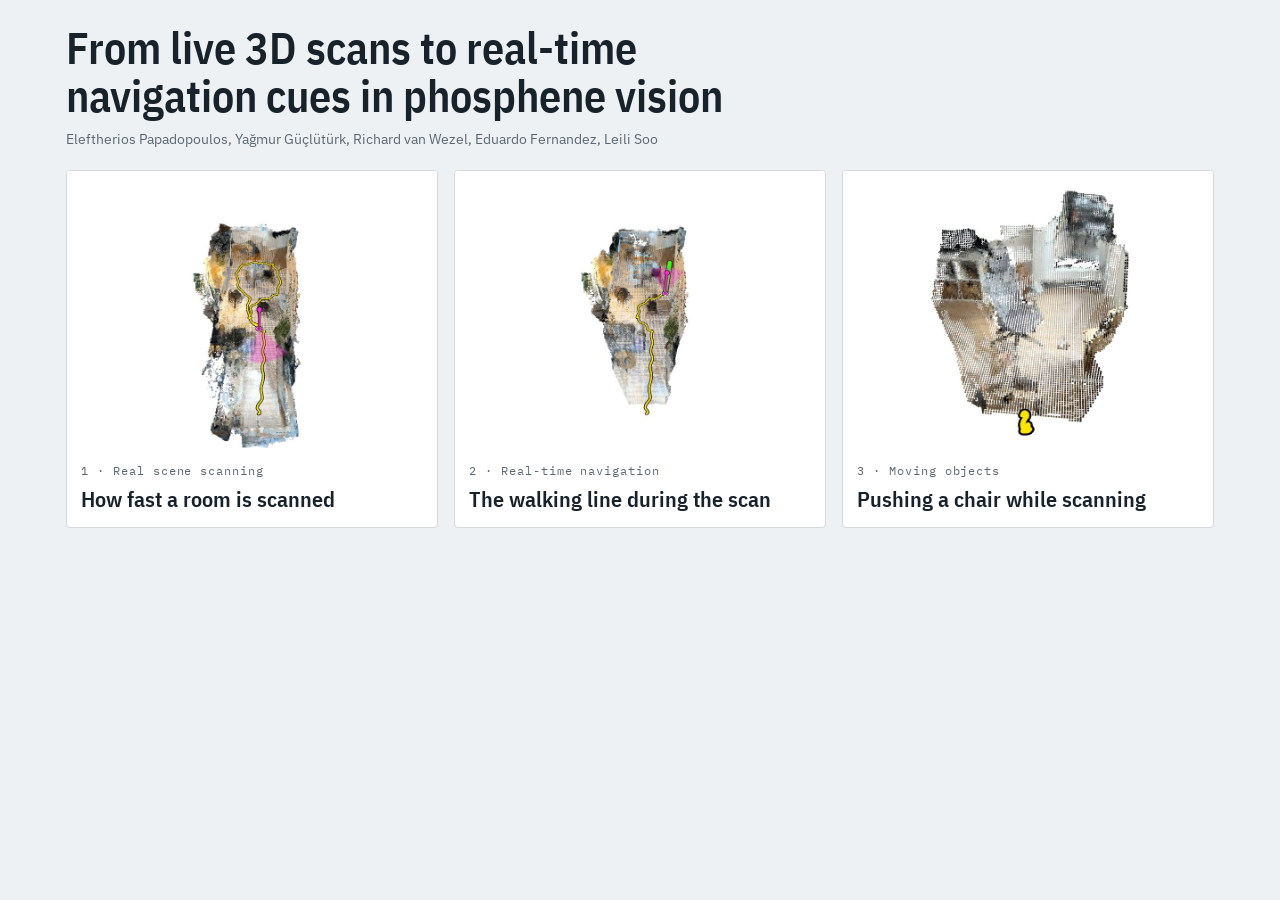
<file: index.html>
<!doctype html>
<html lang="en">
<head>
<meta charset="utf-8">
<meta name="viewport" content="width=device-width, initial-scale=1, viewport-fit=cover">
<title>Live Scans to Phosphenes</title>
<meta name="description" content="Three replays of live 3D phone scans used to make navigation cues for phosphene vision.">
<link rel="preconnect" href="https://fonts.googleapis.com">
<link rel="stylesheet" href="https://fonts.googleapis.com/css2?family=IBM+Plex+Mono:wght@400;500&family=IBM+Plex+Sans+Condensed:wght@500;600&family=IBM+Plex+Sans:wght@400;500;600&display=swap">
<link rel="stylesheet" href="style.css?v=18">
</head>
<body>
<div class="wrap">
  <header>
    <h1>From live 3D scans to real-time navigation cues in phosphene vision</h1>
    <p class="authors">Eleftherios Papadopoulos, Yağmur Güçlütürk, Richard van Wezel, Eduardo Fernandez, Leili Soo</p>
  </header>

  <section class="cards" aria-label="Replays">
    <a class="card" href="room.html">
      <img src="img/room.jpg?v=18" alt="The room scan seen from above">
      <div class="body">
        <span class="num">1 &middot; Real scene scanning</span>
        <h2>How fast a room is scanned</h2>
      </div>
    </a>
    <a class="card" href="navigation.html">
      <img src="img/navigation.jpg?v=18" alt="The scan with the green walking line ahead of the phone">
      <div class="body">
        <span class="num">2 &middot; Real-time navigation</span>
        <h2>The walking line during the scan</h2>
      </div>
    </a>
    <a class="card" href="moving.html">
      <img src="img/moving.jpg?v=18" alt="The scan at the moment the chair is pushed">
      <div class="body">
        <span class="num">3 &middot; Moving objects</span>
        <h2>Pushing a chair while scanning</h2>
      </div>
    </a>
  </section>

</div>
</body>
</html>
</file>
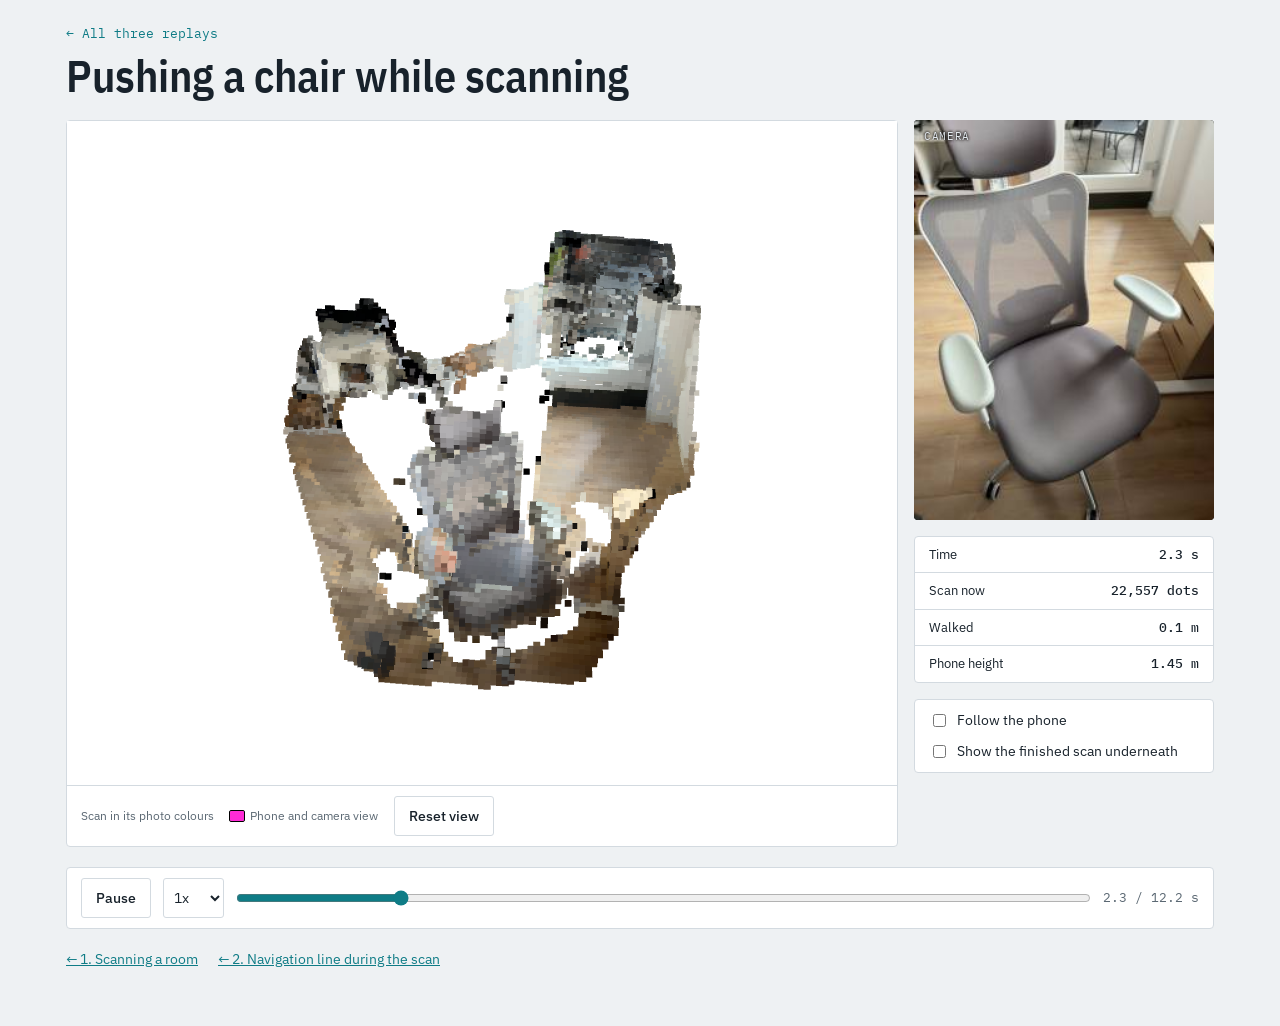
<file: moving.html>
<!doctype html>
<html lang="en">
<head>
<meta charset="utf-8">
<meta name="viewport" content="width=device-width, initial-scale=1, viewport-fit=cover">
<title>Moving Objects</title>
<meta name="description" content="Replay of a 3D scan in which a chair is pushed away, with the model following the movement.">
<link rel="preconnect" href="https://fonts.googleapis.com">
<link rel="stylesheet" href="https://fonts.googleapis.com/css2?family=IBM+Plex+Mono:wght@400;500&family=IBM+Plex+Sans+Condensed:wght@500;600&family=IBM+Plex+Sans:wght@400;500;600&display=swap">
<link rel="stylesheet" href="style.css?v=18">
</head>
<body>
<div class="wrap">
  <header>
    <a class="back" href="./">&larr; All three replays</a>
    <h1>Pushing a chair while scanning</h1>
  </header>

  <section class="bench" aria-label="Replay">
    <div class="map">
      <div class="stage">
        <canvas id="map" aria-label="3D view of the scan while a chair is pushed, with the phone's track; drag to turn, scroll or pinch to zoom"></canvas>
        <div class="loading" id="loading">Loading the scan</div>
      </div>
      <div class="legend">
        <span>Scan in its photo colours</span>
        <span><i class="sw" style="background:#ff2bd6"></i>Phone and camera view</span>
        <button id="view-reset" type="button">Reset view</button>
      </div>
    </div>
    <div class="side">
      <div class="cam"><img id="cam" alt="The phone's camera photo at this moment"><video id="camv" muted playsinline preload="auto" hidden></video><span class="cap">Camera</span></div>
      <div class="readout" aria-live="off">
        <div><span>Time</span><b id="r-t">0.0 s</b></div>
        <div><span>Scan now</span><b id="r-n">0 dots</b></div>
        <div><span>Walked</span><b id="r-d">0.0 m</b></div>
        <div><span>Phone height</span><b id="r-h">-</b></div>
      </div>
      <div class="opts">
        <label><input type="checkbox" id="follow"> Follow the phone</label>
        <label><input type="checkbox" id="final"> Show the finished scan underneath</label>
      </div>
    </div>
  </section>

  <div class="transport">
    <button id="play" type="button">Play</button>
    <select id="rate" aria-label="Playback speed">
      <option value="0.5">0.5x</option><option value="1" selected>1x</option><option value="2">2x</option><option value="4">4x</option>
    </select>
    <div class="scrub"><div class="ticks" id="ticks"></div><input id="scrub" type="range" min="0" max="1000" value="0" aria-label="Position in the scan"></div>
    <span class="clock" id="clock">0.0 / 0.0 s</span>
  </div>
  <nav class="next" aria-label="Other replays"><a href="room.html">&larr; 1. Scanning a room</a><a href="navigation.html">&larr; 2. Navigation line during the scan</a></nav>
</div>

<script>
window.PAGE = {
  start: 0, line: false, autoplay: true, view: "phone", track: false
};
</script>
<script src="data/moving.js?v=18"></script>
<script type="importmap">{"imports": {"three": "./vendor/three.module.js", "three/addons/controls/OrbitControls.js": "./vendor/OrbitControls.js"}}</script>
<script type="module" src="viewer.js?v=18"></script>
</body>
</html>
</file>
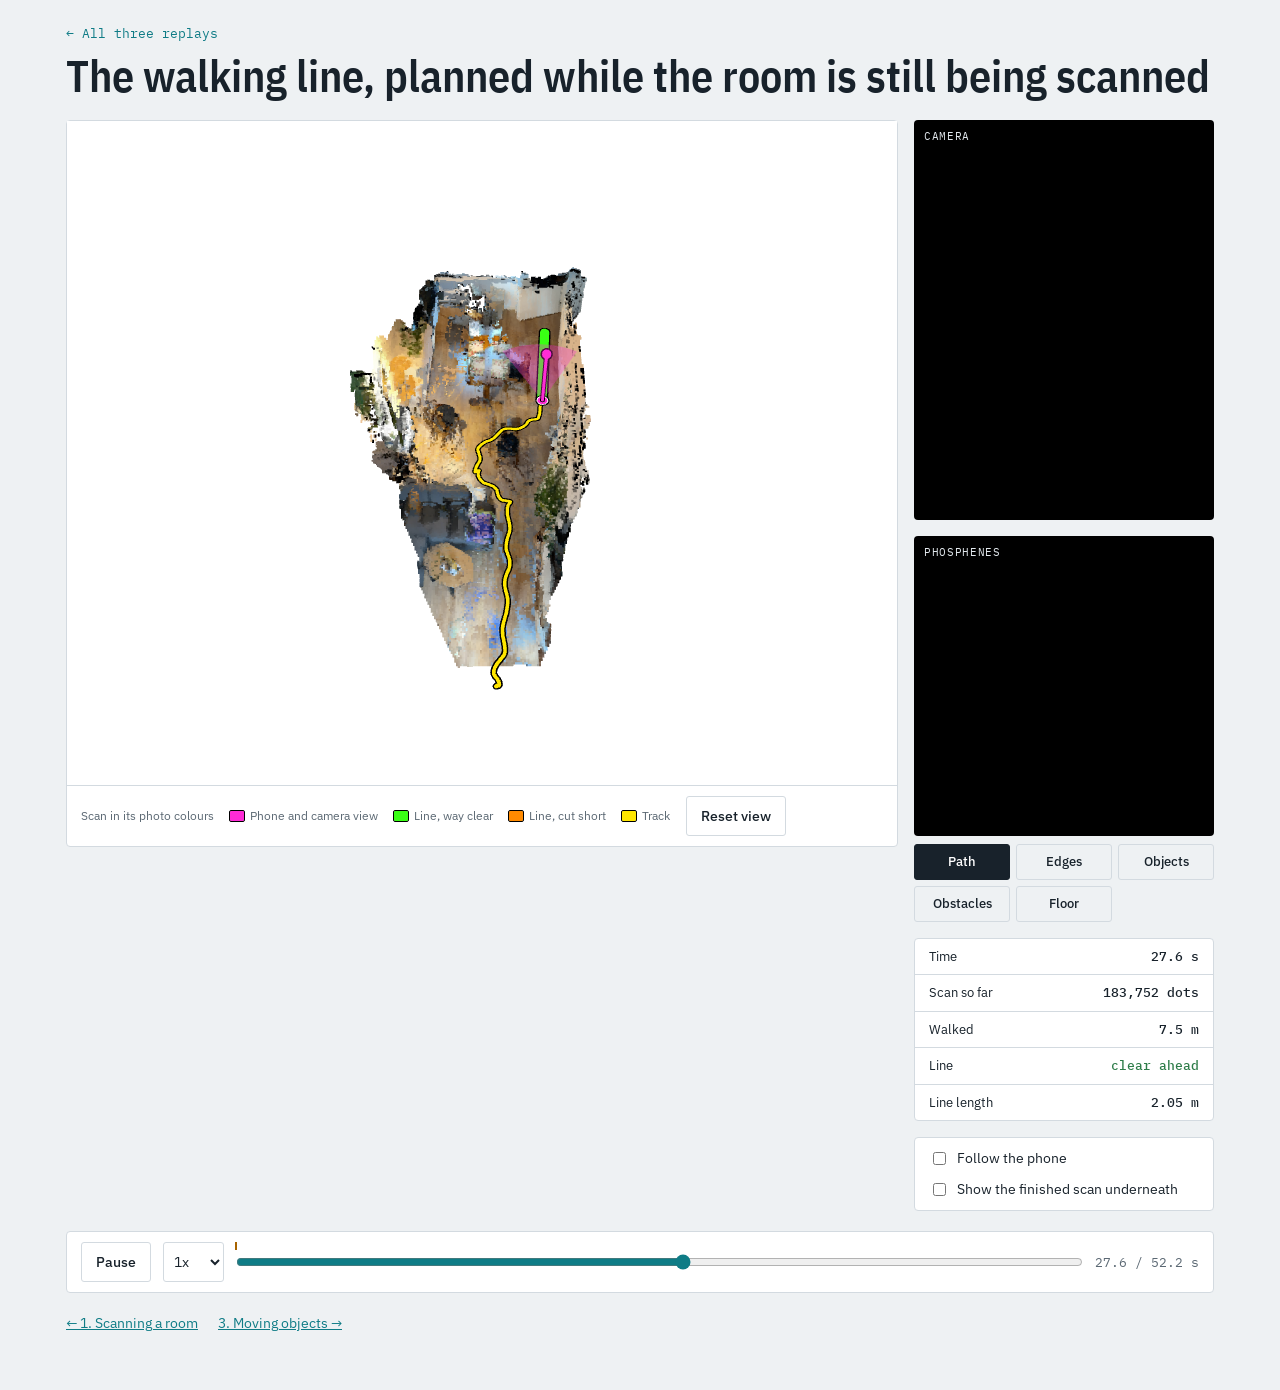
<file: navigation.html>
<!doctype html>
<html lang="en">
<head>
<meta charset="utf-8">
<meta name="viewport" content="width=device-width, initial-scale=1, viewport-fit=cover">
<title>Navigation While Scanning</title>
<meta name="description" content="Replay of a live 3D scan with the walking line the computer planned and sent to the phone.">
<link rel="preconnect" href="https://fonts.googleapis.com">
<link rel="stylesheet" href="https://fonts.googleapis.com/css2?family=IBM+Plex+Mono:wght@400;500&family=IBM+Plex+Sans+Condensed:wght@500;600&family=IBM+Plex+Sans:wght@400;500;600&display=swap">
<link rel="stylesheet" href="style.css?v=18">
</head>
<body>
<div class="wrap">
  <header>
    <a class="back" href="./">&larr; All three replays</a>
    <h1>The walking line, planned while the room is still being scanned</h1>
  </header>

  <section class="bench" aria-label="Replay">
    <div class="map">
      <div class="stage">
        <canvas id="map" aria-label="3D view of the scan growing, with the phone's track and the walking line sent to it; drag to turn, scroll or pinch to zoom"></canvas>
        <div class="loading" id="loading">Loading the scan</div>
      </div>
      <div class="legend">
        <span>Scan in its photo colours</span>
        <span><i class="sw" style="background:#ff2bd6"></i>Phone and camera view</span>
        <span><i class="sw" style="background:#39ff14"></i>Line, way clear</span>
        <span><i class="sw" style="background:#ff8a00"></i>Line, cut short</span>
        <span><i class="sw" style="background:#ffe600"></i>Track</span>
        <button id="view-reset" type="button">Reset view</button>
      </div>
    </div>
    <div class="side">
      <div class="cam"><img id="cam" alt="The phone's camera photo at this moment"><video id="camv" muted playsinline preload="auto" hidden></video><span class="cap">Camera</span></div>
      <div class="phos"><div class="view"><video id="phos" muted playsinline preload="auto"></video><span class="cap">Phosphenes</span></div><div class="modes" id="phos-modes" aria-label="What the phosphenes show"></div></div>
      <div class="readout" aria-live="off">
        <div><span>Time</span><b id="r-t">0.0 s</b></div>
        <div><span>Scan so far</span><b id="r-n">0 dots</b></div>
        <div><span>Walked</span><b id="r-d">0.0 m</b></div>
        <div><span>Line</span><b id="r-s">-</b></div>
        <div><span>Line length</span><b id="r-l">-</b></div>
      </div>
      <div class="opts">
        <label><input type="checkbox" id="follow"> Follow the phone</label>
        <label><input type="checkbox" id="final"> Show the finished scan underneath</label>
      </div>
    </div>
  </section>

  <div class="transport">
    <button id="play" type="button">Play</button>
    <select id="rate" aria-label="Playback speed">
      <option value="0.5">0.5x</option><option value="1" selected>1x</option><option value="2">2x</option><option value="4">4x</option>
    </select>
    <div class="scrub"><div class="ticks" id="ticks"></div><input id="scrub" type="range" min="0" max="1000" value="0" aria-label="Position in the scan"></div>
    <span class="clock" id="clock">0.0 / 0.0 s</span>
  </div>
  <nav class="next" aria-label="Other replays"><a href="room.html">&larr; 1. Scanning a room</a><a href="moving.html">3. Moving objects &rarr;</a></nav>
</div>

<script>
window.PAGE = {
  start: 0, line: true, autoplay: true,
  camVideo: "data/cam/nav.mp4",
  phos: { src: "data/phos/nav", v: 3, modes: [["path", "Path"], ["edges", "Edges"], ["semantic", "Objects"], ["obstacles", "Obstacles"], ["floor_checker", "Floor"]] }
};
</script>
<script src="data/navigation.js?v=18"></script>
<script type="importmap">{"imports": {"three": "./vendor/three.module.js", "three/addons/controls/OrbitControls.js": "./vendor/OrbitControls.js"}}</script>
<script type="module" src="viewer.js?v=18"></script>
</body>
</html>
</file>
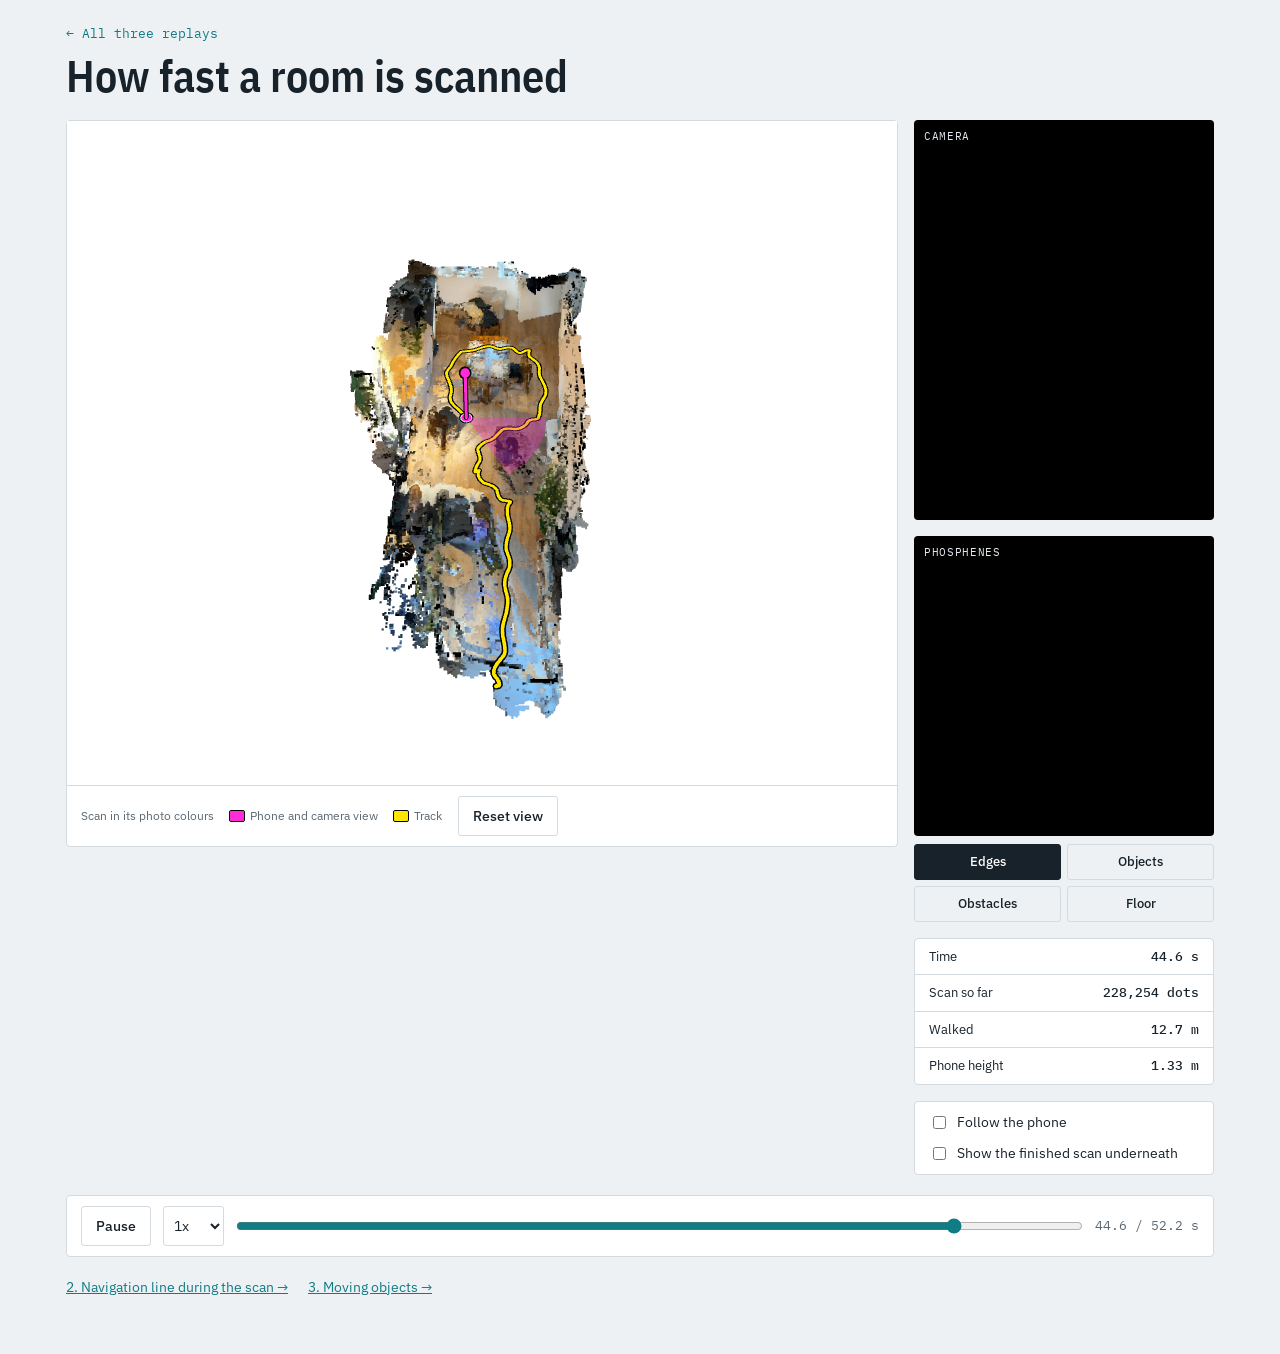
<file: room.html>
<!doctype html>
<html lang="en">
<head>
<meta charset="utf-8">
<meta name="viewport" content="width=device-width, initial-scale=1, viewport-fit=cover">
<title>Scanning a Room</title>
<meta name="description" content="Replay of a live 3D scan of a room, made with a phone in real time.">
<link rel="preconnect" href="https://fonts.googleapis.com">
<link rel="stylesheet" href="https://fonts.googleapis.com/css2?family=IBM+Plex+Mono:wght@400;500&family=IBM+Plex+Sans+Condensed:wght@500;600&family=IBM+Plex+Sans:wght@400;500;600&display=swap">
<link rel="stylesheet" href="style.css?v=18">
</head>
<body>
<div class="wrap">
  <header>
    <a class="back" href="./">&larr; All three replays</a>
    <h1>How fast a room is scanned</h1>
  </header>


  <section class="bench" aria-label="Replay">
    <div class="map">
      <div class="stage">
        <canvas id="map" aria-label="3D view of the room scan growing in its photo colours, with the phone's track; drag to turn, scroll or pinch to zoom"></canvas>
        <div class="loading" id="loading">Loading the scan</div>
      </div>
      <div class="legend">
        <span>Scan in its photo colours</span>
        <span><i class="sw" style="background:#ff2bd6"></i>Phone and camera view</span>
        <span><i class="sw" style="background:#ffe600"></i>Track</span>
        <button id="view-reset" type="button">Reset view</button>
      </div>
    </div>
    <div class="side">
      <div class="cam"><img id="cam" alt="The phone's camera photo at this moment"><video id="camv" muted playsinline preload="auto" hidden></video><span class="cap">Camera</span></div>
      <div class="phos"><div class="view"><video id="phos" muted playsinline preload="auto"></video><span class="cap">Phosphenes</span></div><div class="modes" id="phos-modes" aria-label="What the phosphenes show"></div></div>
      <div class="readout" aria-live="off">
        <div><span>Time</span><b id="r-t">0.0 s</b></div>
        <div><span>Scan so far</span><b id="r-n">0 dots</b></div>
        <div><span>Walked</span><b id="r-d">0.0 m</b></div>
        <div><span>Phone height</span><b id="r-h">-</b></div>
      </div>
      <div class="opts">
        <label><input type="checkbox" id="follow"> Follow the phone</label>
        <label><input type="checkbox" id="final"> Show the finished scan underneath</label>
      </div>
    </div>
  </section>

  <div class="transport">
    <button id="play" type="button">Play</button>
    <select id="rate" aria-label="Playback speed">
      <option value="0.5">0.5x</option><option value="1" selected>1x</option><option value="2">2x</option><option value="4">4x</option>
    </select>
    <div class="scrub"><div class="ticks" id="ticks"></div><input id="scrub" type="range" min="0" max="1000" value="0" aria-label="Position in the scan"></div>
    <span class="clock" id="clock">0.0 / 0.0 s</span>
  </div>
  <nav class="next" aria-label="Other replays"><a href="navigation.html">2. Navigation line during the scan &rarr;</a><a href="moving.html">3. Moving objects &rarr;</a></nav>
</div>

<script>
window.PAGE = {
  start: 0, line: false, autoplay: true,
  camVideo: "data/cam/nav.mp4",
  phos: { src: "data/phos/nav", v: 3, modes: [["edges", "Edges"], ["semantic", "Objects"], ["obstacles", "Obstacles"], ["floor_checker", "Floor"]] }
};
</script>
<script src="data/room.js?v=18"></script>
<script type="importmap">{"imports": {"three": "./vendor/three.module.js", "three/addons/controls/OrbitControls.js": "./vendor/OrbitControls.js"}}</script>
<script type="module" src="viewer.js?v=18"></script>
</body>
</html>
</file>
<file: style.css>
/* One look for the landing page and the three replays. 3D view and readout side by side on wide screens, stacked on phones. */
:root {
  --bg: #eef1f3; --panel: #ffffff; --ink: #18222b; --muted: #5b6873; --rule: #d3dae0;
  --track: #0f7c86; --ok: #2f7d4a; --warn: #a86400;
  --f-display: "IBM Plex Sans Condensed", "Arial Narrow", sans-serif;
  --f-body: "IBM Plex Sans", "Segoe UI", system-ui, sans-serif;
  --f-data: "IBM Plex Mono", ui-monospace, Consolas, monospace;
  color-scheme: light;
}
@media (prefers-color-scheme: dark) { :root:not([data-theme="light"]) {
  --bg: #0f1418; --panel: #172027; --ink: #e3e9ee; --muted: #93a1ad; --rule: #2a3640;
  --track: #3cc3cf; --ok: #6cc98a; --warn: #f0b24a; color-scheme: dark } }
:root[data-theme="dark"] {
  --bg: #0f1418; --panel: #172027; --ink: #e3e9ee; --muted: #93a1ad; --rule: #2a3640;
  --track: #3cc3cf; --ok: #6cc98a; --warn: #f0b24a; color-scheme: dark }
* { box-sizing: border-box; }
html { -webkit-text-size-adjust: 100%; }
body { margin: 0; background: var(--bg); color: var(--ink); font-family: var(--f-body); line-height: 1.5; }
a { color: var(--track); }
.wrap { max-width: 1180px; margin: 0 auto; padding-block: 24px 56px;
  padding-left: max(16px, env(safe-area-inset-left, 0px)); padding-right: max(16px, env(safe-area-inset-right, 0px));
  display: grid; gap: 20px; }
header { display: grid; gap: 8px; }
.back { font-family: var(--f-data); font-size: 13px; text-decoration: none; }
.eyebrow { font-family: var(--f-data); font-size: 12px; letter-spacing: .08em; text-transform: uppercase; color: var(--muted); }
h1 { font-family: var(--f-display); font-weight: 600; font-size: clamp(28px, 5vw, 44px); line-height: 1.1; margin: 0; text-wrap: balance; }
h2 { font-family: var(--f-display); font-weight: 600; font-size: 22px; line-height: 1.2; margin: 0; }
.lede { max-width: 68ch; margin: 0; color: var(--muted); }
.tag { display: inline-block; font-family: var(--f-data); font-size: 12px; padding: 2px 8px; border: 1px solid var(--warn); color: var(--warn); border-radius: 3px; }
.tag[hidden] { display: none; }

/* big numbers over the replay */
.stats { display: grid; grid-template-columns: repeat(auto-fit, minmax(150px, 1fr)); gap: 12px; }
.stat { background: var(--panel); border: 1px solid var(--rule); border-radius: 4px; padding: 10px 14px; }
.stat b { display: block; font-family: var(--f-data); font-weight: 500; font-size: clamp(22px, 4vw, 30px); font-variant-numeric: tabular-nums; line-height: 1.2; }
.stat span { font-size: 13px; color: var(--muted); }

.bench { display: grid; grid-template-columns: minmax(0, 1fr) 300px; gap: 16px; align-items: start; }
@media (max-width: 820px) { .bench { grid-template-columns: minmax(0, 1fr); } }
.map { background: var(--panel); border: 1px solid var(--rule); border-radius: 4px; position: relative; min-width: 0; }
.stage { position: relative; }
.stage canvas { display: block; width: 100%; touch-action: none; }
.loading { position: absolute; inset: 0; display: grid; place-items: center; font-family: var(--f-data); font-size: 13px; color: var(--muted); pointer-events: none; }
.loading[hidden] { display: none; }
.legend { display: flex; flex-wrap: wrap; gap: 6px 16px; padding: 10px 14px; border-top: 1px solid var(--rule); font-size: 12px; color: var(--muted); align-items: center; }
.legend span { display: inline-flex; align-items: center; gap: 6px; }
.legend .hint { margin-left: auto; }
.sw { width: 14px; height: 10px; display: inline-block; border-radius: 1px; outline: 1px solid #000; }
.cam { position: relative; background: #000; border-radius: 4px; overflow: hidden; aspect-ratio: 3 / 4; max-width: 100%; }
.cam img, .cam video { display: block; width: 100%; height: 100%; object-fit: cover; }
.cam [hidden] { display: none; }
.cam .cap { position: absolute; left: 10px; top: 8px; font-family: var(--f-data); font-size: 11px; color: #e3e9ee; letter-spacing: .06em; text-transform: uppercase; text-shadow: 0 0 3px #000, 0 0 3px #000; }
@media (max-width: 820px) { .cam { width: min(100%, 260px); justify-self: center; } }
.phos { display: grid; gap: 8px; }
.phos[hidden] { display: none; }
.phos .view { position: relative; background: #000; border-radius: 4px; overflow: hidden; aspect-ratio: 1; }
.phos video { display: block; width: 100%; height: 100%; object-fit: cover; }
.phos .cap { position: absolute; left: 10px; top: 8px; font-family: var(--f-data); font-size: 11px; color: #e3e9ee; letter-spacing: .06em; text-transform: uppercase; text-shadow: 0 0 3px #000, 0 0 3px #000; }
.modes { display: grid; grid-template-columns: repeat(3, minmax(0, 1fr)); gap: 6px; }
.modes button { min-height: 36px; padding: 6px 4px; font-size: 13px; }
.modes:has(> :nth-child(4):last-child) { grid-template-columns: repeat(2, minmax(0, 1fr)); }   /* four modes as 2 x 2 */
.modes button[aria-pressed="true"] { background: var(--ink); color: var(--panel); border-color: var(--ink); }
@media (max-width: 820px) { .phos { width: min(100%, 260px); justify-self: center; } }
.side { display: grid; gap: 16px; align-content: start; }
.readout { background: var(--panel); border: 1px solid var(--rule); border-radius: 4px; display: grid; }
.readout div { display: flex; justify-content: space-between; gap: 12px; padding: 8px 14px; border-bottom: 1px solid var(--rule); font-size: 13px; }
.readout div:last-child { border-bottom: 0; }
.readout b { font-family: var(--f-data); font-weight: 500; font-variant-numeric: tabular-nums; }
.state-ok { color: var(--ok); } .state-warn { color: var(--warn); } .state-off { color: var(--muted); }
.opts { background: var(--panel); border: 1px solid var(--rule); border-radius: 4px; padding: 10px 14px; display: grid; gap: 10px; font-size: 14px; }
.opts label { display: flex; gap: 8px; align-items: center; cursor: pointer; }
.transport { display: grid; grid-template-columns: auto auto minmax(0, 1fr) auto; gap: 12px; align-items: center;
  background: var(--panel); border: 1px solid var(--rule); border-radius: 4px; padding: 10px 14px; }
@media (max-width: 560px) { .transport { grid-template-columns: auto auto minmax(0, 1fr); } .transport .clock { grid-column: 1 / -1; } }
button { font: 500 14px var(--f-body); color: var(--ink); background: transparent; border: 1px solid var(--rule); border-radius: 3px; padding: 8px 14px; cursor: pointer; min-height: 40px; }
button:hover { border-color: var(--muted); }
button:focus-visible, input:focus-visible, select:focus-visible, a:focus-visible { outline: 2px solid var(--track); outline-offset: 2px; }
select { font: 14px var(--f-body); color: var(--ink); background: var(--panel); border: 1px solid var(--rule); border-radius: 3px; padding: 7px 6px; min-height: 40px; }
.scrub { position: relative; height: 40px; min-width: 0; }
.scrub input { position: absolute; inset: 0; width: 100%; margin: 0; accent-color: var(--track); }
.ticks { position: absolute; left: 0; right: 0; top: 0; height: 8px; pointer-events: none; }
.ticks i { position: absolute; top: 0; width: 2px; height: 8px; transform: translateX(-1px); background: var(--warn); }
.clock { font-family: var(--f-data); font-size: 13px; font-variant-numeric: tabular-nums; color: var(--muted); white-space: nowrap; }
.note { font-size: 12px; color: var(--muted); max-width: 90ch; margin: 0; }
.next { display: flex; flex-wrap: wrap; gap: 8px 20px; font-size: 14px; }

/* landing page */
.authors { margin: 0; font-size: 14px; color: var(--muted); }
.cards { display: grid; grid-template-columns: repeat(auto-fit, minmax(260px, 1fr)); gap: 16px; }
.card { display: grid; grid-template-rows: auto 1fr; background: var(--panel); border: 1px solid var(--rule); border-radius: 4px; overflow: hidden; color: inherit; text-decoration: none; }
.card:hover { border-color: var(--muted); }
.card img { display: block; width: 100%; aspect-ratio: 4 / 3; object-fit: cover; background: var(--rule); }
.card .body { display: grid; gap: 6px; padding: 14px; align-content: start; }
.card .num { font-family: var(--f-data); font-size: 12px; letter-spacing: .08em; color: var(--muted); }
.card p { margin: 0; font-size: 14px; color: var(--muted); }
.card .go { font-family: var(--f-data); font-size: 13px; color: var(--track); }
footer { font-size: 12px; color: var(--muted); border-top: 1px solid var(--rule); padding-top: 12px; display: grid; gap: 4px; }

/* Phones: everything on one screen. Title row, 3D view filling the rest, camera and phosphenes side by side,
   then play, time slider and clock. Legend, readouts, options and links are left out. */
@media (max-width: 820px) {
  html, body { height: 100%; overflow: hidden; }
  .wrap { height: 100vh; height: 100dvh; padding: 8px max(8px, env(safe-area-inset-right, 0px)) max(8px, env(safe-area-inset-bottom, 0px)) max(8px, env(safe-area-inset-left, 0px));
    gap: 8px; grid-template-rows: auto minmax(0, 1fr) auto auto; }
  header { grid-auto-flow: column; justify-content: start; align-items: center; gap: 10px; }
  header h1 { font-size: 16px; white-space: nowrap; overflow: hidden; text-overflow: ellipsis; }
  .back { font-size: 0; } .back::before { content: "←"; font-size: 20px; }
  .bench { display: contents; }
  .map { display: grid; grid-template-rows: minmax(0, 1fr); min-height: 0; }
  .map .stage { min-height: 0; }
  .map .stage canvas { position: absolute; inset: 0; height: 100%; }
  .legend, .readout, .opts, .note, .next, #rate { display: none; }
  .side { grid-template-columns: 1fr 1fr; gap: 8px; align-items: start; }
  .side:not(:has(.phos:not([hidden]))) { grid-template-columns: minmax(0, 46%); justify-content: center; }
  .cam, .phos { width: 100%; justify-self: stretch; }
  .phos { gap: 6px; }
  .modes { grid-template-columns: repeat(3, minmax(0, 1fr)); gap: 4px; }
  .modes:has(> :nth-child(4):last-child) { grid-template-columns: repeat(2, minmax(0, 1fr)); }
  .modes button { min-height: 28px; padding: 2px; font-size: 11px; }
  .transport { grid-template-columns: auto minmax(0, 1fr) auto; padding: 6px 10px; gap: 10px; }
  .transport .clock { grid-column: auto; font-size: 12px; }
  .scrub { height: 32px; }
}
</file>
